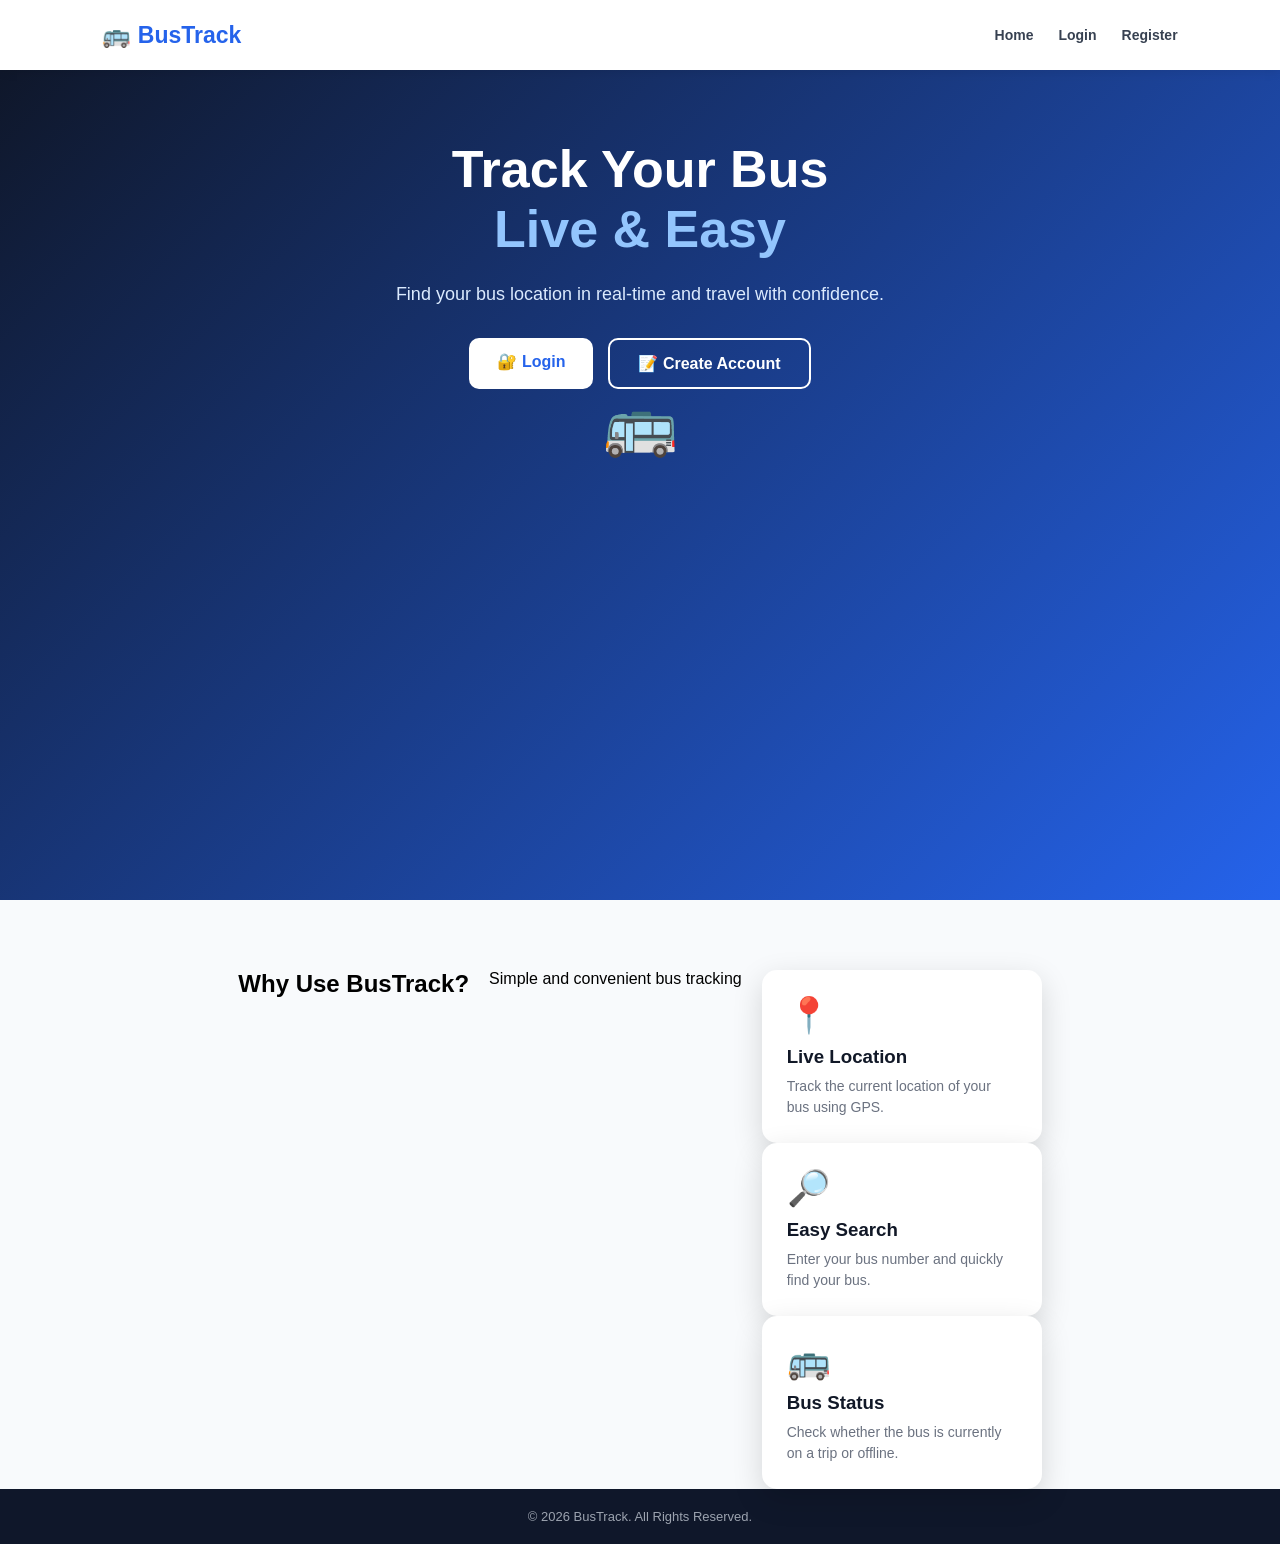
<file: index.html>
<!DOCTYPE html>
<html lang="en">

<head>

    <meta charset="UTF-8">

    <meta
        name="viewport"
        content="width=device-width, initial-scale=1.0"
    >

    <title>BusTrack - Live Bus Tracking System</title>

    <!-- Main CSS -->
    <link
        rel="stylesheet"
        href="style.css"
    >

</head>


<body>

    <!-- =====================================
         NAVBAR
    ====================================== -->

    <nav class="navbar">

        <div class="logo">
            🚌 BusTrack
        </div>


        <div class="nav-links">

            <a href="index.html">
                Home
            </a>

            <a href="login.html">
                Login
            </a>

            <a href="register.html">
                Register
            </a>

        </div>

    </nav>


    <!-- =====================================
         HERO SECTION
    ====================================== -->

    <section class="hero">

        <div class="hero-content">

            <h1>
                Track Your Bus
                <span>Live & Easy</span>
            </h1>


            <p>
                Find your bus location in real-time
                and travel with confidence.
            </p>


            <div class="hero-buttons">

                <a
                    href="login.html"
                    class="hero-btn primary-btn"
                >
                    🔐 Login
                </a>


                <a
                    href="register.html"
                    class="hero-btn secondary-btn"
                >
                    📝 Create Account
                </a>

            </div>

        </div>


        <div class="hero-icon">
            🚌
        </div>

    </section>


    <!-- =====================================
         FEATURES SECTION
    ====================================== -->

    <section class="features">

        <h2>
            Why Use BusTrack?
        </h2>


        <p class="features-subtitle">
            Simple and convenient bus tracking
        </p>


        <div class="feature-container">


            <!-- FEATURE 1 -->

            <div class="feature-card">

                <div class="feature-icon">
                    📍
                </div>

                <h3>
                    Live Location
                </h3>

                <p>
                    Track the current location of
                    your bus using GPS.
                </p>

            </div>


            <!-- FEATURE 2 -->

            <div class="feature-card">

                <div class="feature-icon">
                    🔎
                </div>

                <h3>
                    Easy Search
                </h3>

                <p>
                    Enter your bus number and
                    quickly find your bus.
                </p>

            </div>


            <!-- FEATURE 3 -->

            <div class="feature-card">

                <div class="feature-icon">
                    🚌
                </div>

                <h3>
                    Bus Status
                </h3>

                <p>
                    Check whether the bus is
                    currently on a trip or offline.
                </p>

            </div>


        </div>

    </section>


    <!-- =====================================
         FOOTER
    ====================================== -->

    <footer class="footer">

        <p>
            © 2026 BusTrack.
            All Rights Reserved.
        </p>

    </footer>


</body>

</html>
</file>
<file: style.css>
/* =========================================
   GLOBAL RESET
========================================= */

* {
    margin: 0;
    padding: 0;
    box-sizing: border-box;
}

html {
    scroll-behavior: smooth;
}

body {
    font-family: Arial, Helvetica, sans-serif;
    min-height: 100vh;
    background: #f8fafc;
}

a {
    text-decoration: none;
}

button,
input,
select {
    font-family: inherit;
}


/* =========================================
   HOME PAGE - NAVBAR
========================================= */

.navbar {
    height: 70px;
    width: 100%;

    background: #ffffff;

    display: flex;
    justify-content: space-between;
    align-items: center;

    padding: 0 8%;

    box-shadow: 0 2px 10px rgba(0, 0, 0, 0.08);

    position: relative;
    z-index: 10;
}

.logo {
    font-size: 23px;
    font-weight: bold;
    color: #2563eb;
}

.nav-links {
    display: flex;
    align-items: center;
    gap: 25px;
}

.nav-links a {
    color: #374151;
    font-size: 14px;
    font-weight: 600;

    transition: 0.3s ease;
}

.nav-links a:hover {
    color: #2563eb;
}

.nav-register {
    background: #2563eb;
    color: #ffffff !important;

    padding: 10px 18px;
    border-radius: 8px;

    transition: 0.3s ease;
}

.nav-register:hover {
    background: #1d4ed8;
    transform: translateY(-1px);
}


/* =========================================
   HOME PAGE - HERO
========================================= */

.hero {
    min-height: calc(100vh - 70px);

    padding: 70px 20px;

    text-align: center;

    background: linear-gradient(
        135deg,
        #0f172a,
        #2563eb
    );

    color: #ffffff;
}

.hero-content {
    max-width: 750px;
    margin: 0 auto;

    color: #ffffff;
}

.hero-icon {
    font-size: 60px;
    margin-bottom: 15px;
}

.hero h1 {
    font-size: 52px;
    line-height: 1.15;

    color: #ffffff;

    margin-bottom: 20px;
}

.hero h1 span {
    display: block;
    color: #93c5fd;
}

.hero p {
    max-width: 600px;

    margin: 0 auto;

    color: #dbeafe;

    font-size: 18px;
    line-height: 1.6;
}


/* =========================================
   HOME PAGE - BUTTONS
========================================= */

.hero-buttons {
    display: flex;
    justify-content: center;
    gap: 15px;

    margin-top: 30px;
}

.primary-btn,
.secondary-btn {
    display: inline-block;

    padding: 14px 28px;

    border-radius: 10px;

    font-weight: bold;

    transition: 0.3s ease;
}

.primary-btn {
    background: #ffffff;
    color: #2563eb;
}

.primary-btn:hover {
    background: #eff6ff;
    transform: translateY(-2px);
}

.secondary-btn {
    border: 2px solid #ffffff;
    color: #ffffff;
}

.secondary-btn:hover {
    background: #ffffff;
    color: #2563eb;
    transform: translateY(-2px);
}


/* =========================================
   HOME PAGE - FEATURES
========================================= */

.features {
    display: flex;
    flex-direction: row;       /* Horizontal */
    justify-content: center;
    align-items: stretch;
    gap: 20px;

    max-width: 1000px;
    margin: 70px auto 0;
}

.feature-card {
    width: 280px;
    background: #ffffff;
    padding: 25px;
    border-radius: 15px;

    box-shadow: 0 10px 30px rgba(0, 0, 0, 0.15);

    transition: 0.3s ease;
}

.feature-card:hover {
    transform: translateY(-5px);
    box-shadow: 0 15px 35px rgba(0, 0, 0, 0.20);
}

.feature-icon {
    font-size: 35px;
    margin-bottom: 10px;
}

.feature-card h3 {
    color: #111827;
    margin-bottom: 8px;
}

.feature-card p {
    color: #6b7280;
    font-size: 14px;
    line-height: 1.5;
}
/* =========================================
   FOOTER
========================================= */

footer {
    background: #0f172a;

    color: #9ca3af;

    text-align: center;

    padding: 20px;

    font-size: 13px;
}


/* =========================================
   REGISTER PAGE
========================================= */

.register-container {
    min-height: 100vh;

    display: flex;
    justify-content: center;
    align-items: center;

    padding: 30px 15px;

    background: linear-gradient(
        135deg,
        #0f172a,
        #2563eb
    );
}

.register-box {
    width: 100%;
    max-width: 450px;

    background: #ffffff;

    padding: 40px;

    border-radius: 20px;

    box-shadow:
        0 20px 50px rgba(0, 0, 0, 0.3);
}


/* REGISTER ICON */

.bus-icon {
    width: 75px;
    height: 75px;

    margin: 0 auto 20px;

    border-radius: 50%;

    background: #2563eb;

    display: flex;
    justify-content: center;
    align-items: center;

    font-size: 38px;

    box-shadow:
        0 8px 20px rgba(37, 99, 235, 0.35);
}


/* REGISTER TITLE */

.register-box h1 {
    text-align: center;

    font-size: 30px;

    color: #111827;

    margin-bottom: 8px;
}

.register-box .subtitle {
    text-align: center;

    color: #6b7280;

    font-size: 14px;

    margin-bottom: 25px;
}


/* REGISTER FORM */

#registerForm {
    display: flex;
    flex-direction: column;
}


/* LABEL */

#registerForm label {
    display: block;

    margin-top: 15px;
    margin-bottom: 7px;

    color: #374151;

    font-size: 14px;

    font-weight: bold;
}


/* INPUT + SELECT */

#registerForm input,
#registerForm select {
    width: 100%;

    height: 48px;

    padding: 0 14px;

    border: 1px solid #d1d5db;

    border-radius: 10px;

    outline: none;

    background: #f9fafb;

    font-size: 15px;

    transition: 0.3s ease;
}

#registerForm input:focus,
#registerForm select:focus {
    border-color: #2563eb;

    background: #ffffff;

    box-shadow:
        0 0 0 3px rgba(37, 99, 235, 0.12);
}


/* =========================================
   DRIVER BUS SECTION
========================================= */

#driverSection {
    display: none;
}

#driverSection input {
    text-transform: uppercase;
}


/* =========================================
   REGISTER BUTTON
========================================= */

#registerForm button {
    width: 100%;

    height: 50px;

    margin-top: 25px;

    border: none;

    border-radius: 10px;

    background: #2563eb;

    color: #ffffff;

    font-size: 16px;

    font-weight: bold;

    cursor: pointer;

    transition: 0.3s ease;
}

#registerForm button:hover {
    background: #1d4ed8;

    transform: translateY(-2px);

    box-shadow:
        0 8px 20px rgba(37, 99, 235, 0.3);
}


/* REGISTER → LOGIN */

.login-text {
    text-align: center;

    margin-top: 22px;

    color: #6b7280;

    font-size: 14px;
}

.login-text a {
    color: #2563eb;

    font-weight: bold;
}

.login-text a:hover {
    text-decoration: underline;
}


/* =========================================
   LOGIN PAGE
========================================= */

.login-container {
    min-height: 100vh;

    display: flex;
    justify-content: center;
    align-items: center;

    padding: 20px;

    background: linear-gradient(
        135deg,
        #0f172a,
        #2563eb
    );
}

.login-box {
    width: 100%;
    max-width: 420px;

    background: #ffffff;

    padding: 40px;

    border-radius: 20px;

    box-shadow:
        0 20px 50px rgba(0, 0, 0, 0.3);
}


/* LOGIN ICON */

.login-icon {
    width: 75px;
    height: 75px;

    margin: 0 auto 20px;

    border-radius: 50%;

    background: #2563eb;

    display: flex;
    justify-content: center;
    align-items: center;

    font-size: 38px;

    box-shadow:
        0 8px 20px rgba(37, 99, 235, 0.35);
}


/* LOGIN TITLE */

.login-box h1 {
    text-align: center;

    font-size: 30px;

    color: #111827;

    margin-bottom: 8px;
}

.login-subtitle {
    text-align: center;

    color: #6b7280;

    font-size: 14px;

    margin-bottom: 25px;
}


/* LOGIN FORM */

#loginForm {
    display: flex;
    flex-direction: column;
}

#loginForm label {
    margin-top: 15px;
    margin-bottom: 7px;

    color: #374151;

    font-size: 14px;

    font-weight: bold;
}

#loginForm input {
    width: 100%;

    height: 48px;

    padding: 0 14px;

    border: 1px solid #d1d5db;

    border-radius: 10px;

    outline: none;

    background: #f9fafb;

    font-size: 15px;

    transition: 0.3s ease;
}

#loginForm input:focus {
    border-color: #2563eb;

    background: #ffffff;

    box-shadow:
        0 0 0 3px rgba(37, 99, 235, 0.12);
}


/* LOGIN BUTTON */

.login-btn {
    width: 100%;

    min-height: 50px;

    margin-top: 25px;

    border: none;

    border-radius: 10px;

    background: #2563eb;

    color: #ffffff;

    font-size: 16px;

    font-weight: bold;

    cursor: pointer;

    transition: 0.3s ease;
}

.login-btn:hover {
    background: #1d4ed8;

    transform: translateY(-2px);

    box-shadow:
        0 8px 20px rgba(37, 99, 235, 0.25);
}


/* LOGIN → REGISTER */

.register-text {
    text-align: center;

    margin-top: 22px;

    color: #6b7280;

    font-size: 14px;
}

.register-text a {
    color: #2563eb;

    font-weight: bold;
}

.register-text a:hover {
    text-decoration: underline;
}


/* =========================================
   BACK HOME
========================================= */

.back-home {
    display: block;

    text-align: center;

    margin-top: 20px;

    color: #6b7280;

    font-size: 14px;

    transition: 0.3s ease;
}

.back-home:hover {
    color: #7099f1;
}


/* =========================================
   CUSTOMER PAGE
========================================= */

#searchBus {
    width: 100%;

    height: 48px;

    padding: 0 14px;

    border: 1px solid #d1d5db;

    border-radius: 10px;

    outline: none;

    background: #f9fafb;

    font-size: 15px;

    transition: 0.3s ease;
}

#searchBus:focus {
    border-color: #2563eb;

    background: #ffffff;

    box-shadow:
        0 0 0 3px rgba(37, 99, 235, 0.12);
}

#busResult {
    width: 100%;

    margin-top: 10px;

    color: #374151;

    line-height: 1.5;
}

#busResult h3 {
    color: #111827;

    margin-bottom: 8px;
}

#busResult p {
    font-size: 14px;

    margin-bottom: 5px;
}


/* =========================================
   DRIVER PAGE
========================================= */

#driverBus {
    text-align: center;

    margin: 20px 0 12px;

    color: #111827;

    font-size: 20px;
}

#gpsStatus {
    text-align: center;

    color: #6b7280;

    font-size: 14px;

    margin-bottom: 10px;
}


/* =========================================
   MOBILE RESPONSIVE
========================================= */

@media (max-width: 700px) {

    .navbar {
        padding: 0 20px;
    }

    .nav-links {
        gap: 10px;
    }

    .nav-links a {
        font-size: 12px;
    }

    .hero {
        padding: 60px 20px;
    }

    .hero h1 {
        font-size: 38px;
    }

    .hero p {
        font-size: 16px;
    }

    .features {
        flex-direction: column;
        align-items: center;

        margin-top: 50px;
    }

    .feature-card {
        width: 100%;
        max-width: 350px;
    }

    .hero-buttons {
        flex-direction: column;

        width: 100%;
        max-width: 300px;

        margin-left: auto;
        margin-right: auto;
    }

    .register-box,
    .login-box {
        padding: 30px 22px;
    }

    .register-box h1,
    .login-box h1 {
        font-size: 26px;
    }
}


/* =========================================
   VERY SMALL SCREENS
========================================= */

@media (max-width: 420px) {

    .navbar {
        height: auto;

        padding-top: 15px;
        padding-bottom: 15px;

        flex-direction: column;

        gap: 12px;
    }

    .nav-links {
        width: 100%;

        justify-content: center;
    }

    .hero h1 {
        font-size: 32px;
    }

    .hero-icon {
        font-size: 50px;
    }

    .register-box,
    .login-box {
        padding: 25px 18px;
    }
}
</file>
